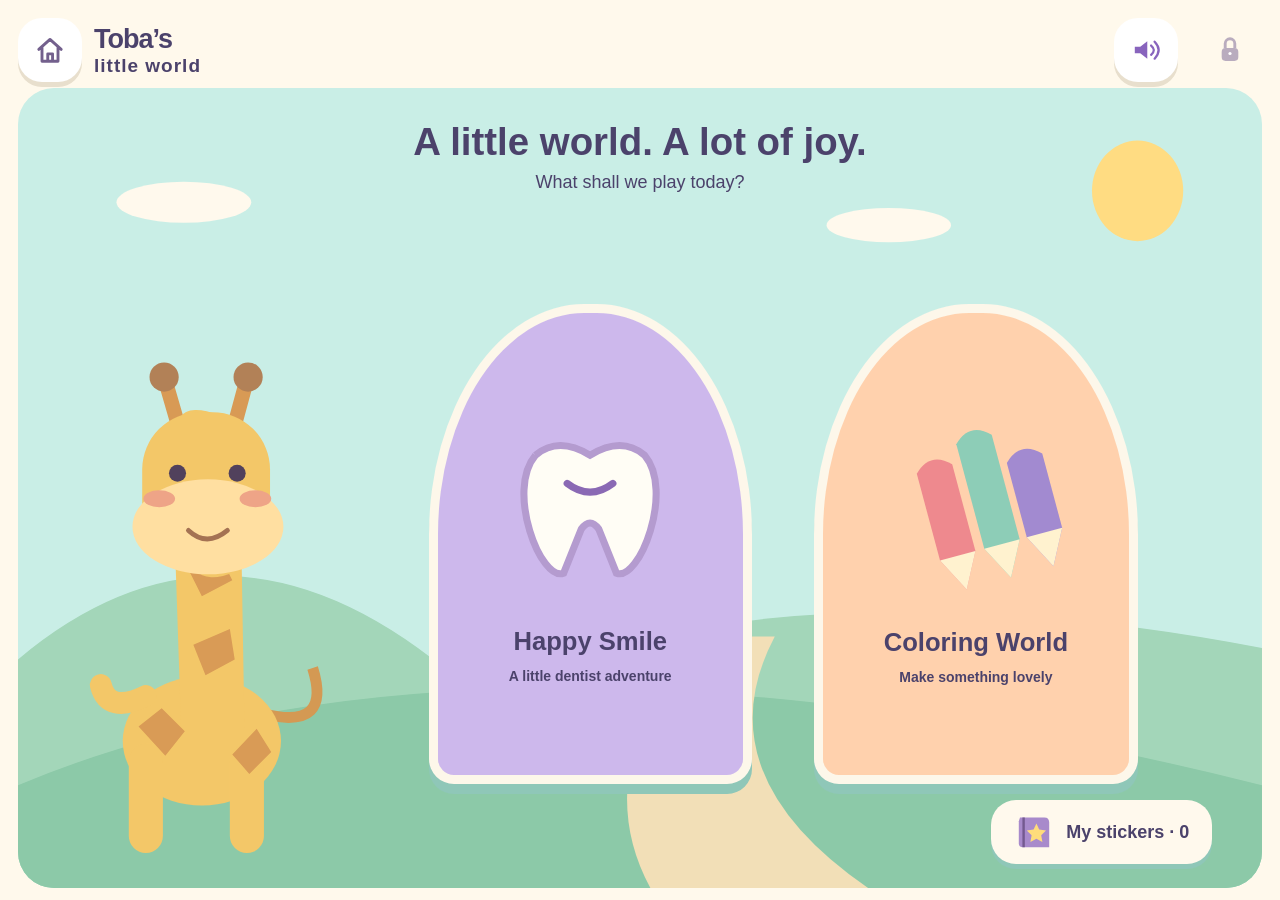
<file: index.html>
<!doctype html>
<html lang="en">
  <head>
    <meta charset="utf-8" />
    <meta
      name="viewport"
      content="width=device-width,initial-scale=1,viewport-fit=cover,user-scalable=no"
    />
    <meta name="theme-color" content="#b7e7df" />
    <meta name="apple-mobile-web-app-capable" content="yes" />
    <meta name="apple-mobile-web-app-status-bar-style" content="default" />
    <title>Toba's Little World</title>
    <link rel="manifest" href="manifest.webmanifest" />
    <link rel="icon" href="icon.svg" type="image/svg+xml" />
    <link rel="apple-touch-icon" href="apple-touch-icon.png" />
    <link rel="stylesheet" href="styles.css" />
    <script src="app.js" defer></script>
  </head>
  <body>
    <div id="app">
      <header>
        <button id="home" aria-label="Home"></button>
        <div class="brand">Toba’s <span>little world</span></div>
        <button id="speaker" aria-label="Hear the guidance again"></button
        ><button
          id="parents"
          aria-label="Grown-ups: hold for two seconds"
        ></button>
      </header>
      <main id="scene"></main>
      <div id="effects" aria-hidden="true"></div>
      <div id="ghost" hidden></div>
      <dialog id="panel"></dialog>
    </div>
  </body>
</html>
</file>
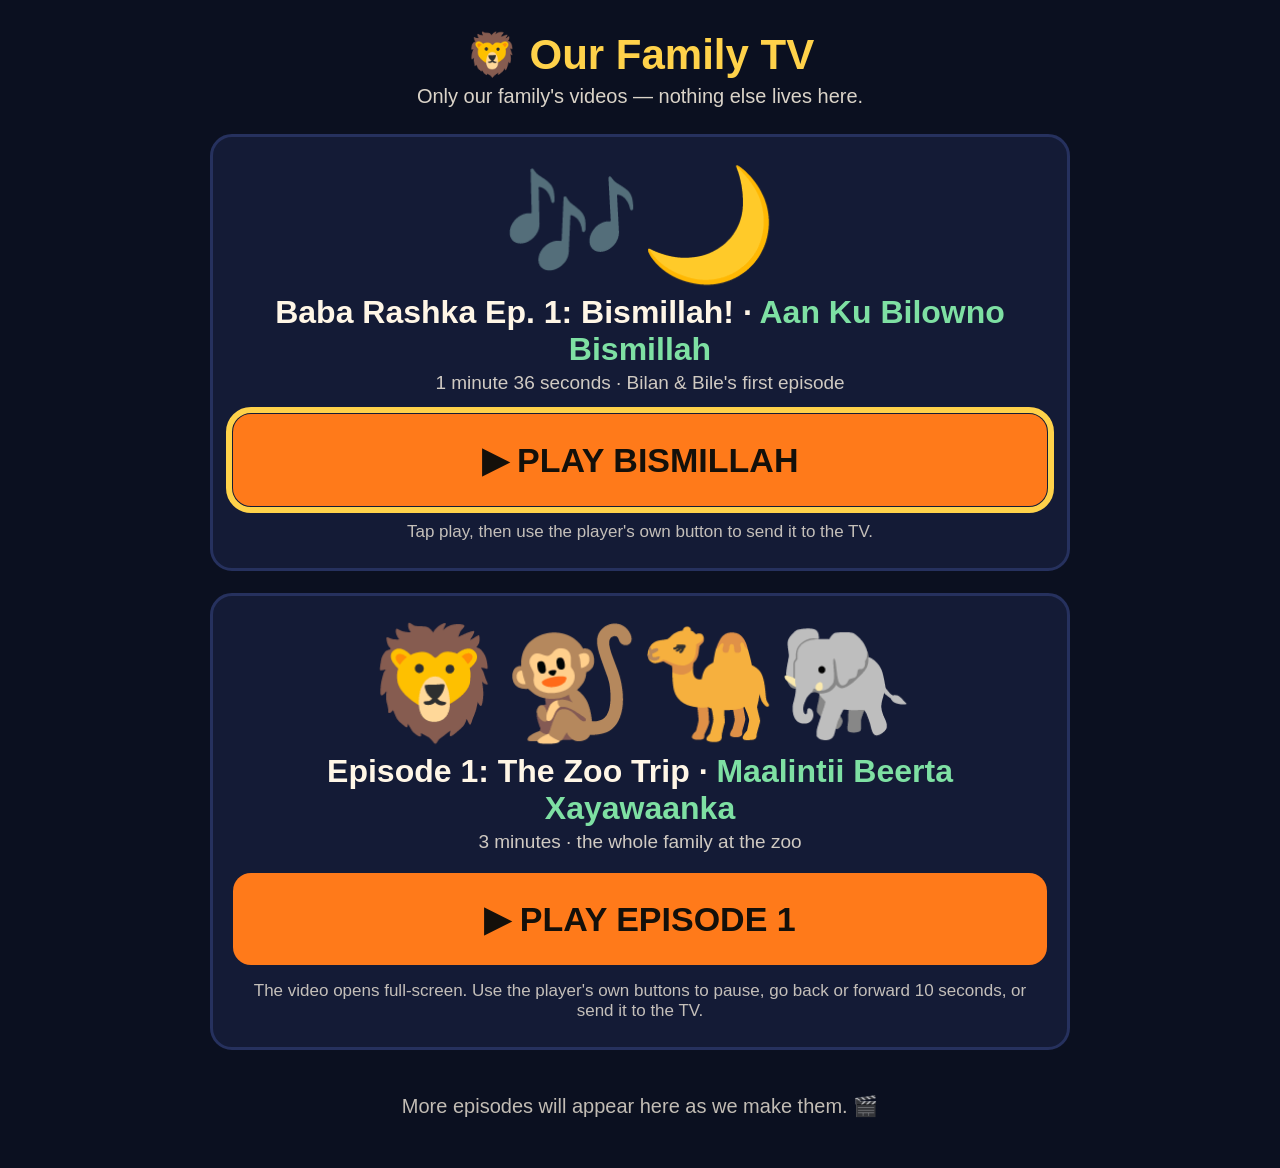
<file: family-tv/index.html>
<!DOCTYPE html>
<html lang="en">
<head>
<meta charset="utf-8">
<meta name="robots" content="noindex">
<meta name="viewport" content="width=device-width, initial-scale=1">
<title>Our Family TV — Beerta Xayawaanka</title>
<style>
  * { box-sizing: border-box; margin: 0; padding: 0; }
  body { background: #0b1020; color: #fff6e6; font-family: Arial, Helvetica, sans-serif; min-height: 100vh; }
  header { text-align: center; padding: 30px 16px 6px; }
  header h1 { font-size: 42px; color: #ffd24a; }
  header p { font-size: 20px; opacity: .85; margin-top: 6px; }
  .wrap { max-width: 900px; margin: 0 auto; padding: 20px; }
  .card { background: #141b36; border: 3px solid #26315e; border-radius: 22px; padding: 26px 20px; text-align: center; margin-bottom: 22px; }
  .poster { font-size: 110px; line-height: 1.1; }
  .card h2 { font-size: 32px; margin: 10px 0 4px; }
  .card h2 .so { color: #7ee0a3; }
  .card .len { font-size: 19px; opacity: .8; margin-bottom: 20px; }
  a.bigplay { display: block; padding: 26px 16px; font-size: 34px; font-weight: bold; text-decoration: none;
              background: #ff7a1a; color: #14100a; border-radius: 18px; }
  a.bigplay:focus { outline: 6px solid #ffd24a; }
  .hint { font-size: 17px; opacity: .75; margin-top: 16px; }
  .soon { text-align: center; font-size: 20px; opacity: .75; padding: 22px 10px 30px; }
</style>
</head>
<body>
  <header>
    <h1>🦁 Our Family TV</h1>
    <p>Only our family's videos — nothing else lives here.</p>
  </header>
  <div class="wrap">
    <div class="card">
      <div class="poster">🎶🌙</div>
      <h2>Baba Rashka Ep. 1: Bismillah! · <span class="so">Aan Ku Bilowno Bismillah</span></h2>
      <p class="len">1 minute 36 seconds · Bilan &amp; Bile's first episode</p>
      <a class="bigplay" id="playbtn" href="https://muse.ai/files/659723920550967/1670396931393539/8n2x92jqkwfsck1nr0bttxx7/episode1-v2.mp4">▶ PLAY BISMILLAH</a>
      <p class="hint">Tap play, then use the player's own button to send it to the TV.</p>
    </div>
    <div class="card">
      <div class="poster">🦁🐒🐪🐘</div>
      <h2>Episode 1: The Zoo Trip · <span class="so">Maalintii Beerta Xayawaanka</span></h2>
      <p class="len">3 minutes · the whole family at the zoo</p>
      <a class="bigplay" href="https://muse.ai/files/659723920550967/1775176470204315/r24ieunemr0gjjdfn8y2k7rp/episode1.mp4">▶ PLAY EPISODE 1</a>
      <p class="hint">The video opens full-screen. Use the player's own buttons to pause, go back or forward 10 seconds, or send it to the TV.</p>
    </div>
    <p class="soon">More episodes will appear here as we make them. 🎬</p>
  </div>
<script>
  window.addEventListener('load', function () { document.getElementById('playbtn').focus(); });
</script>
</body>
</html>
</file>
<file: styles.css>
:root {
  --ink: #4b426b;
  --purple: #8864bd;
  --mint: #b7e7df;
  --cream: #fff9ec;
  --peach: #ffc7a7;
}
* {
  box-sizing: border-box;
}
html,
body {
  margin: 0;
  width: 100%;
  height: 100%;
  overflow: hidden;
  background: var(--cream);
  color: var(--ink);
  font-family:
    ui-rounded,
    "Arial Rounded MT Bold",
    Trebuchet MS,
    sans-serif;
}
button,
a,
input {
  -webkit-tap-highlight-color: transparent;
}
button {
  font: inherit;
  color: inherit;
  cursor: pointer;
  border: 0;
}
button:focus-visible,
a:focus-visible {
  outline: 5px solid #ec8b52;
  outline-offset: 4px;
}
#app {
  height: 100%;
  height: 100dvh;
  position: relative;
  overflow: hidden;
  touch-action: none;
  user-select: none;
  -webkit-user-select: none;
  padding: max(12px, env(safe-area-inset-top))
    max(18px, env(safe-area-inset-right)) max(12px, env(safe-area-inset-bottom))
    max(18px, env(safe-area-inset-left));
}
header {
  height: 76px;
  display: flex;
  align-items: center;
  gap: 12px;
  position: relative;
  z-index: 3;
}
header button,
.round {
  width: 64px;
  height: 64px;
  min-width: 64px;
  border-radius: 24px;
  background: white;
  box-shadow: 0 5px 0 #e8dfcd;
  display: grid;
  place-items: center;
}
header svg {
  width: 32px;
  height: 32px;
}
#parents {
  background: transparent;
  box-shadow: none;
  margin-left: 8px;
  position: relative;
}
#parents.holding {
  background: conic-gradient(#b7e7df var(--hold, 0%), transparent 0);
}
.brand {
  font-size: 27px;
  font-weight: 900;
  margin-right: auto;
  letter-spacing: -1px;
}
.brand span {
  font-size: 19px;
  font-weight: 600;
  display: block;
  letter-spacing: 1px;
}
#scene {
  height: calc(100% - 76px);
  position: relative;
  border-radius: 36px;
  overflow: hidden;
  background: #c9eee6;
}
.home-title {
  text-align: center;
  position: absolute;
  width: 100%;
  top: 4%;
  z-index: 1;
}
.home-title h1 {
  font-size: clamp(25px, 3vw, 44px);
  margin: 0 0 8px;
}
.home-title p {
  font-size: 18px;
  margin: 0;
}
.landscape {
  position: absolute;
  inset: 0;
  width: 100%;
  height: 100%;
}
.geri {
  position: absolute;
  width: 29%;
  height: 70%;
  bottom: 3%;
  left: 1%;
  overflow: visible;
}
.breathing {
  transform-origin: 50% 90%;
  animation: breathe 3.6s ease-in-out infinite;
}
.eyes {
  transform-box: fill-box;
  transform-origin: center;
  animation: blink 5s infinite;
}
.ear,
.tail {
  transform-box: fill-box;
  transform-origin: bottom;
  animation: wave 3s ease-in-out infinite;
}
.door {
  position: absolute;
  bottom: 13%;
  width: 26%;
  height: 60%;
  border: 9px solid #fdf7ea;
  border-radius: 48% 48% 25px 25px;
  box-shadow: 0 10px 0 #8fc7b8;
  text-decoration: none;
  color: var(--ink);
  display: flex;
  align-items: center;
  justify-content: center;
  flex-direction: column;
  gap: 12px;
  font-size: clamp(18px, 2vw, 27px);
  font-weight: 900;
  transition: transform 0.2s;
}
.door:hover {
  transform: translateY(-5px);
}
.door.dentist {
  left: 33%;
  background: #cdb8ec;
}
.door.coloring {
  left: 64%;
  background: #ffd1ad;
}
.door svg {
  width: 60%;
  height: 46%;
}
.door small {
  font-size: 14px;
  font-weight: 600;
}
.book-button {
  position: absolute;
  bottom: 3%;
  right: 4%;
  background: #fff9ed;
  border-radius: 25px;
  padding: 10px 23px;
  min-height: 64px;
  display: flex;
  align-items: center;
  gap: 12px;
  font-size: 18px;
  font-weight: 800;
  box-shadow: 0 5px 0 #8fc7b8;
}
.book-button svg {
  width: 40px;
  height: 40px;
}
.activity {
  background: #eee4f8 !important;
}
.activity-top {
  position: absolute;
  top: 14px;
  left: 0;
  right: 0;
  text-align: center;
  z-index: 1;
  pointer-events: none;
}
.activity-top h1 {
  font-size: clamp(23px, 3vw, 38px);
  margin: 8px;
}
.steps {
  display: flex;
  justify-content: center;
  gap: 9px;
}
.steps i {
  height: 9px;
  width: 30px;
  border-radius: 9px;
  background: #d6c7e5;
}
.steps i.active {
  background: #8a67b9;
}
.patient {
  position: absolute;
  width: min(72%, 830px);
  height: 76%;
  left: 50%;
  top: 7%;
  transform: translateX(-50%);
  overflow: visible;
}
.patient.enter {
  animation: arrive 0.7s ease-out;
}
.tooth {
  cursor: pointer;
  stroke: #e0d7e5;
  stroke-width: 3;
  fill: #fffdf6;
}
.target {
  stroke: #bc91de;
  stroke-width: 5;
  stroke-dasharray: 7 5;
  animation: glow 1.5s infinite;
}
.dragging-targets .target {
  stroke: #f3b64d;
  stroke-width: 8;
}
.sore {
  fill: #b9abc0;
}
.tooth-group:focus {
  outline: none;
}
.tooth-group:focus .tooth {
  stroke: #f3ad43;
  stroke-width: 6;
}
.tray {
  position: absolute;
  bottom: 3%;
  left: 50%;
  transform: translateX(-50%);
  min-height: 90px;
  max-width: 96%;
  background: #fffaf1;
  border: 5px solid white;
  box-shadow: 0 7px 0 #d8c6e5;
  border-radius: 32px;
  display: flex;
  align-items: center;
  justify-content: center;
  gap: 14px;
  padding: 8px 22px;
  z-index: 2;
}
.tool,
.piece {
  background: transparent;
  width: 84px;
  height: 76px;
  border-radius: 22px;
  position: relative;
  flex-shrink: 0;
}
.tool {
  width: 180px;
}
.tool svg,
.piece svg {
  width: 100%;
  height: 100%;
  overflow: visible;
}
.piece.selected,
.tool.selected {
  background: #e4d5f6;
  box-shadow: 0 0 0 4px #a485ca;
}
.piece.placed {
  visibility: hidden;
}
.primary {
  min-width: 140px;
  min-height: 72px;
  padding: 15px 30px;
  background: #8964bd;
  color: white;
  font-size: 24px;
  font-weight: 900;
  border-radius: 24px;
  box-shadow: 0 6px 0 #654890;
}
.secondary {
  background: #b7e7df;
  color: #415b59;
  box-shadow: 0 6px 0 #83bdb1;
}
.pop {
  animation: press 0.25s;
}
.hint {
  animation: hint 1.6s ease-in-out infinite !important;
}
.hint-hand {
  pointer-events: none;
  position: absolute;
  width: 64px;
  height: 64px;
  z-index: 4;
  animation: demonstrate 2s infinite;
  filter: drop-shadow(0 3px 2px #60466133);
}
#ghost {
  position: fixed;
  width: 100px;
  height: 100px;
  pointer-events: none;
  z-index: 20;
  filter: drop-shadow(0 12px 8px #5b497c40);
  transition: opacity 0.15s;
}
#ghost svg {
  width: 100%;
  height: 100%;
}
#ghost.returning {
  transition:
    left 0.4s ease-out,
    top 0.4s ease-out,
    transform 0.4s;
  transform: rotate(-12deg);
}
#effects {
  position: fixed;
  inset: 0;
  pointer-events: none;
  z-index: 25;
}
.particle {
  position: absolute;
  width: 22px;
  height: 22px;
  animation: float 1s ease-out forwards;
}
.bubble {
  border: 3px solid #fff;
  border-radius: 50%;
  background: #b4e8ef80;
}
.spark {
  background: #ffd56b;
  clip-path: polygon(
    50% 0,
    62% 35%,
    100% 50%,
    62% 65%,
    50% 100%,
    38% 65%,
    0 50%,
    38% 35%
  );
}
dialog {
  border: 0;
  border-radius: 32px;
  padding: 28px;
  background: #fffbf3;
  color: var(--ink);
  max-width: 560px;
  width: 90%;
  max-height: 85dvh;
  overflow: auto;
  touch-action: pan-y;
  box-shadow: 0 18px 90px #49355c33;
}
dialog::backdrop {
  background: #4a3b6166;
}
dialog h2 {
  font-size: 28px;
  margin: 0 0 20px;
}
.setting {
  display: flex;
  justify-content: space-between;
  align-items: center;
  min-height: 68px;
  gap: 20px;
  font-size: 19px;
}
.setting input {
  width: 64px;
  height: 32px;
  accent-color: #8864bd;
}
.setting select {
  min-height: 64px;
  font: inherit;
  max-width: 220px;
  border: 2px solid #d8c5e9;
  border-radius: 14px;
  background: white;
  color: var(--ink);
}
dialog button {
  min-height: 64px;
  border-radius: 18px;
  padding: 12px 22px;
  margin-top: 12px;
  background: #e8ddf3;
  font-size: 18px;
}
.close {
  float: right;
  margin: 0 !important;
}
.sticker-grid {
  display: grid;
  grid-template-columns: repeat(3, 1fr);
  gap: 18px;
}
.sticker {
  background: #eee3f7;
  border-radius: 30px;
  padding: 14px;
}
.sticker svg {
  width: 100%;
  height: 90px;
}
.empty {
  grid-column: 1/-1;
  font-size: 20px;
  line-height: 1.6;
}
.celebrate .patient {
  animation: happy 2s ease-in-out infinite;
}
.paused * {
  animation-play-state: paused !important;
}
.reduced * {
  animation: none !important;
  transition: none !important;
}
.paused .particle {
  display: none;
}
@keyframes breathe {
  50% {
    transform: scale(1.015, 1.025);
  }
}
@keyframes blink {
  0%,
  43%,
  47%,
  100% {
    transform: scaleY(1);
  }
  45% {
    transform: scaleY(0.08);
  }
}
@keyframes wave {
  50% {
    transform: rotate(8deg);
  }
}
@keyframes press {
  50% {
    transform: scale(0.92);
  }
}
@keyframes arrive {
  from {
    transform: translate(-50%, 50px);
    opacity: 0;
  }
  to {
    transform: translate(-50%, 0);
    opacity: 1;
  }
}
@keyframes glow {
  50% {
    stroke-opacity: 0.45;
  }
}
@keyframes hint {
  50% {
    filter: drop-shadow(0 0 12px #f3bf57);
    translate: 0 -7px;
  }
}
@keyframes demonstrate {
  0%,
  100% {
    translate: -20px 10px;
    opacity: 0.2;
  }
  40% {
    opacity: 1;
  }
  70% {
    translate: 45px -15px;
    opacity: 1;
  }
}
@keyframes float {
  to {
    transform: translate(var(--dx), -80px) rotate(60deg);
    opacity: 0;
  }
}
@keyframes happy {
  50% {
    translate: 0 -12px;
  }
}
@media (max-aspect-ratio: 4/5) {
  .brand {
    font-size: 21px;
  }
  .brand span {
    font-size: 14px;
  }
  header {
    gap: 6px;
  }
  header button {
    width: 64px;
    min-width: 64px;
  }
  .home-title {
    top: 4%;
  }
  .home-title p {
    font-size: 15px;
  }
  .geri {
    width: 44%;
    height: 46%;
    bottom: 0;
    left: -7%;
  }
  .door {
    height: 45%;
    width: 38%;
    bottom: 27%;
    border-width: 6px;
  }
  .door.dentist {
    left: 15%;
  }
  .door.coloring {
    left: 57%;
  }
  .door small {
    display: none;
  }
  .book-button {
    bottom: 5%;
    right: 6%;
    max-width: 57%;
  }
  .patient {
    width: 150%;
    min-width: 530px;
    height: 66%;
    top: 16%;
  }
  .tray {
    gap: 0;
    padding: 8px 4px;
    bottom: 7%;
  }
  .piece {
    width: 65px;
    height: 74px;
  }
  .activity-top {
    top: 5%;
  }
  .tray .primary {
    font-size: 18px;
    min-width: 110px;
    padding: 10px 16px;
  }
}
@media (prefers-reduced-motion: reduce) {
  body:not(.motion-opt-in) * {
    animation-duration: 0.001ms !important;
    animation-iteration-count: 1 !important;
    transition-duration: 0.001ms !important;
  }
}

.award {
  position: absolute;
  right: 9%;
  top: 24%;
  width: 104px;
  height: 104px;
  padding: 8px;
  background: #fff9ec;
  border: 5px solid #ffdc82;
  border-radius: 50%;
  transform: rotate(9deg);
  box-shadow: 0 6px 0 #d8c6e5;
}
.award svg {
  width: 100%;
  height: 100%;
}
@media (max-aspect-ratio: 4/5) {
  .award {
    width: 76px;
    height: 76px;
    right: 7%;
    top: 20%;
  }
}

.decoration {
  animation: snap 0.3s ease-out;
}
@keyframes snap {
  from {
    opacity: 0.3;
  }
  to {
    opacity: 1;
  }
}
</file>
